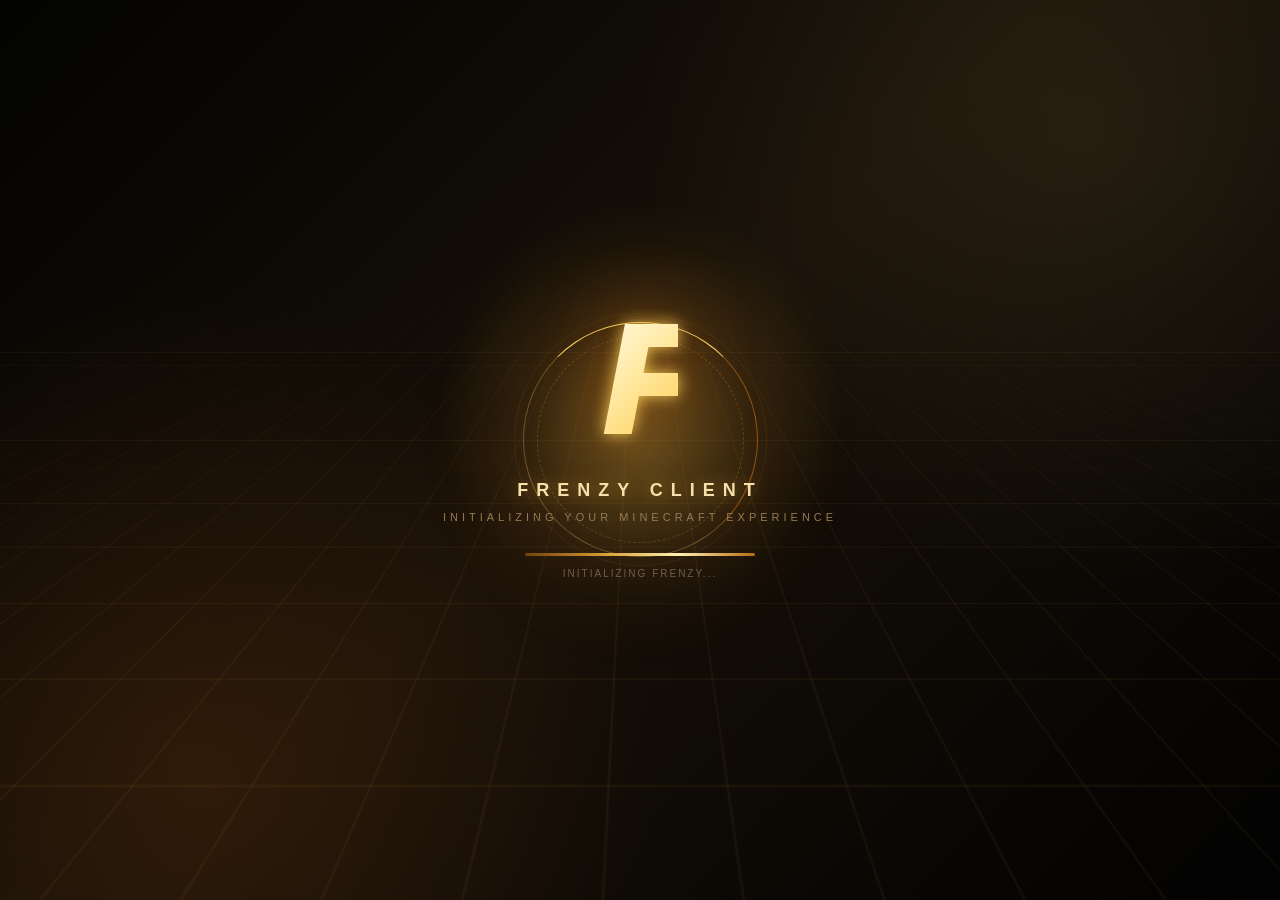
<file: index.html>
<!DOCTYPE html>
<html lang="en">
<head>
<link rel="icon" type="image/x-icon" href="/frenzyicon.ico">
<meta charset="UTF-8">
<meta name="viewport" content="width=device-width, initial-scale=1.0">
<title>Frenzy Client — Loading</title>
<style>
:root{--gold:#ffd36a;--gold2:#d7962f;--gold3:#9a5b16;--cream:#fff3c4;--brown:#3a210b;--brown2:#171008;--black:#030303}
*{box-sizing:border-box;margin:0;padding:0}
html,body{width:100%;min-height:100%;overflow:hidden}
body{background:#030302;color:#fff;font-family:Arial,Helvetica,sans-serif}
#loader{position:fixed;inset:0;z-index:99999;display:flex;align-items:center;justify-content:center;overflow:hidden;background:radial-gradient(circle at 50% 45%,rgba(255,190,65,.18),transparent 25%),radial-gradient(circle at 15% 85%,rgba(135,70,15,.22),transparent 35%),radial-gradient(circle at 85% 15%,rgba(255,215,120,.08),transparent 34%),linear-gradient(135deg,#030302,#171008 48%,#020202)}
.loader-grid{position:absolute;inset:-50%;background-image:linear-gradient(rgba(255,190,70,.055) 1px,transparent 1px),linear-gradient(90deg,rgba(255,190,70,.055) 1px,transparent 1px);background-size:55px 55px;transform:perspective(500px) rotateX(60deg);animation:gridMove 8s linear infinite;mask-image:linear-gradient(to bottom,transparent,#000 35%,#000 70%,transparent)}
@keyframes gridMove{from{transform:perspective(500px) rotateX(60deg) translateY(0)}to{transform:perspective(500px) rotateX(60deg) translateY(55px)}}
.loader-glow{position:absolute;width:430px;height:430px;border-radius:50%;background:radial-gradient(circle,rgba(255,194,70,.22),rgba(170,90,15,.08) 40%,transparent 70%);filter:blur(8px);animation:loaderPulse 2.2s ease-in-out infinite}
@keyframes loaderPulse{0%,100%{transform:scale(.85);opacity:.65}50%{transform:scale(1.12);opacity:1}}
.loader-content{position:relative;z-index:3;text-align:center;display:flex;flex-direction:column;align-items:center}
.loader-f{position:relative;font-size:150px;line-height:.8;font-weight:1000;font-style:italic;letter-spacing:-15px;background:linear-gradient(135deg,#fff9df 0%,#ffe8a0 18%,#ffd05a 38%,#b86b12 62%,#6f3908 82%,#ffe59a 100%);background-size:250% 250%;-webkit-background-clip:text;background-clip:text;color:transparent;filter:drop-shadow(0 0 8px rgba(255,210,90,.9)) drop-shadow(0 0 35px rgba(180,95,15,.65));animation:logoReveal 1.4s cubic-bezier(.16,1,.3,1) forwards,goldShift 3s linear infinite 1.4s}
@keyframes logoReveal{0%{opacity:0;transform:scale(.45) rotateX(70deg);filter:blur(18px) drop-shadow(0 0 0 transparent)}60%{opacity:1;transform:scale(1.08) rotateX(0)}100%{opacity:1;transform:scale(1)}}
@keyframes goldShift{0%{background-position:0% 50%}100%{background-position:250% 50%}}
.loader-ring{position:absolute;width:235px;height:235px;border:1px solid rgba(255,205,100,.3);border-top-color:#ffd86a;border-right-color:rgba(190,105,20,.7);border-radius:50%;animation:spin 2.5s linear infinite}
.loader-ring::before,.loader-ring::after{content:"";position:absolute;border-radius:50%}.loader-ring::before{inset:13px;border:1px dashed rgba(255,210,100,.2);animation:spinReverse 4s linear infinite}.loader-ring::after{inset:-10px;border:1px solid rgba(255,180,45,.08)}
@keyframes spin{to{transform:rotate(360deg)}}@keyframes spinReverse{to{transform:rotate(-360deg)}}
.loader-brand{margin-top:38px;font-size:18px;font-weight:900;letter-spacing:8px;color:#f7dfaa;text-shadow:0 0 18px rgba(255,190,70,.55);animation:fadeUp 1s ease .7s both}.loader-tagline{margin-top:10px;color:#967b52;font-size:11px;letter-spacing:4px;text-transform:uppercase;animation:fadeUp 1s ease .9s both}
.loader-progress{width:230px;height:3px;margin-top:30px;overflow:hidden;background:rgba(255,255,255,.08);border-radius:10px;animation:fadeUp 1s ease 1s both}.loader-progress span{display:block;width:0;height:100%;background:linear-gradient(90deg,#71400c,#d59a32,#fff0b0,#b86a13);box-shadow:0 0 15px #d69a35;animation:loadingBar 4s cubic-bezier(.65,0,.35,1) forwards}
@keyframes loadingBar{0%{width:0}100%{width:100%}}
.loader-status{margin-top:12px;color:#6e604d;font-size:10px;letter-spacing:2px;text-transform:uppercase;animation:statusPulse 1.2s ease-in-out infinite alternate}.loader-particles{position:absolute;inset:0;pointer-events:none}.loader-particle{position:absolute;width:2px;height:2px;border-radius:50%;background:#ffd36b;box-shadow:0 0 8px rgba(255,190,70,.9);animation:particleFloat linear infinite}@keyframes particleFloat{0%{transform:translateY(30px) scale(.5);opacity:0}15%{opacity:1}85%{opacity:.7}100%{transform:translateY(-110vh) scale(1.4);opacity:0}}
@keyframes statusPulse{from{opacity:.45}to{opacity:1}}@keyframes fadeUp{from{opacity:0;transform:translateY(15px)}to{opacity:1;transform:translateY(0)}}
@media(max-width:420px){.loader-f{font-size:115px}.loader-ring{width:190px;height:190px}.loader-brand{font-size:15px;letter-spacing:5px}.loader-tagline{font-size:9px;letter-spacing:3px}.loader-progress{width:210px}}
</style>
</head>
<body>
<div id="loader">
  <div class="loader-grid"></div>
  <div class="loader-glow"></div>
  <div class="loader-particles">
    <span class="loader-particle" style="left:5%;bottom:-10%;animation-duration:6s;animation-delay:.2s"></span>
    <span class="loader-particle" style="left:12%;bottom:-10%;animation-duration:8s;animation-delay:1s"></span>
    <span class="loader-particle" style="left:20%;bottom:-10%;animation-duration:7s;animation-delay:2s"></span>
    <span class="loader-particle" style="left:28%;bottom:-10%;animation-duration:9s;animation-delay:.5s"></span>
    <span class="loader-particle" style="left:37%;bottom:-10%;animation-duration:6.5s;animation-delay:1.5s"></span>
    <span class="loader-particle" style="left:47%;bottom:-10%;animation-duration:8.5s;animation-delay:.8s"></span>
    <span class="loader-particle" style="left:57%;bottom:-10%;animation-duration:7.5s;animation-delay:2.2s"></span>
    <span class="loader-particle" style="left:66%;bottom:-10%;animation-duration:9s;animation-delay:.4s"></span>
    <span class="loader-particle" style="left:74%;bottom:-10%;animation-duration:6s;animation-delay:1.8s"></span>
    <span class="loader-particle" style="left:83%;bottom:-10%;animation-duration:8s;animation-delay:.7s"></span>
    <span class="loader-particle" style="left:92%;bottom:-10%;animation-duration:7s;animation-delay:1.3s"></span>
  </div>
  <div class="loader-content">
    <div class="loader-ring"></div>
    <div class="loader-f">F</div>
    <div class="loader-brand">FRENZY CLIENT</div>
    <div class="loader-tagline">Initializing Your Minecraft Experience</div>
    <div class="loader-progress"><span></span></div>
    <div class="loader-status">Loading system...</div>
  </div>
</div>
<script>
const statusMessages=["Loading system...","Initializing Frenzy...","Preparing Minecraft experience...","Optimizing client...","Almost ready..."];
let i=0;
const status=document.querySelector('.loader-status');
const timer=setInterval(()=>{ i++; if(i<statusMessages.length) status.textContent=statusMessages[i]; },800);
setTimeout(()=>{ clearInterval(timer); status.textContent='System ready.'; },4000);
setTimeout(()=>{ window.location.replace('home.html'); },4200);
</script>
</body>
</html>
</file>
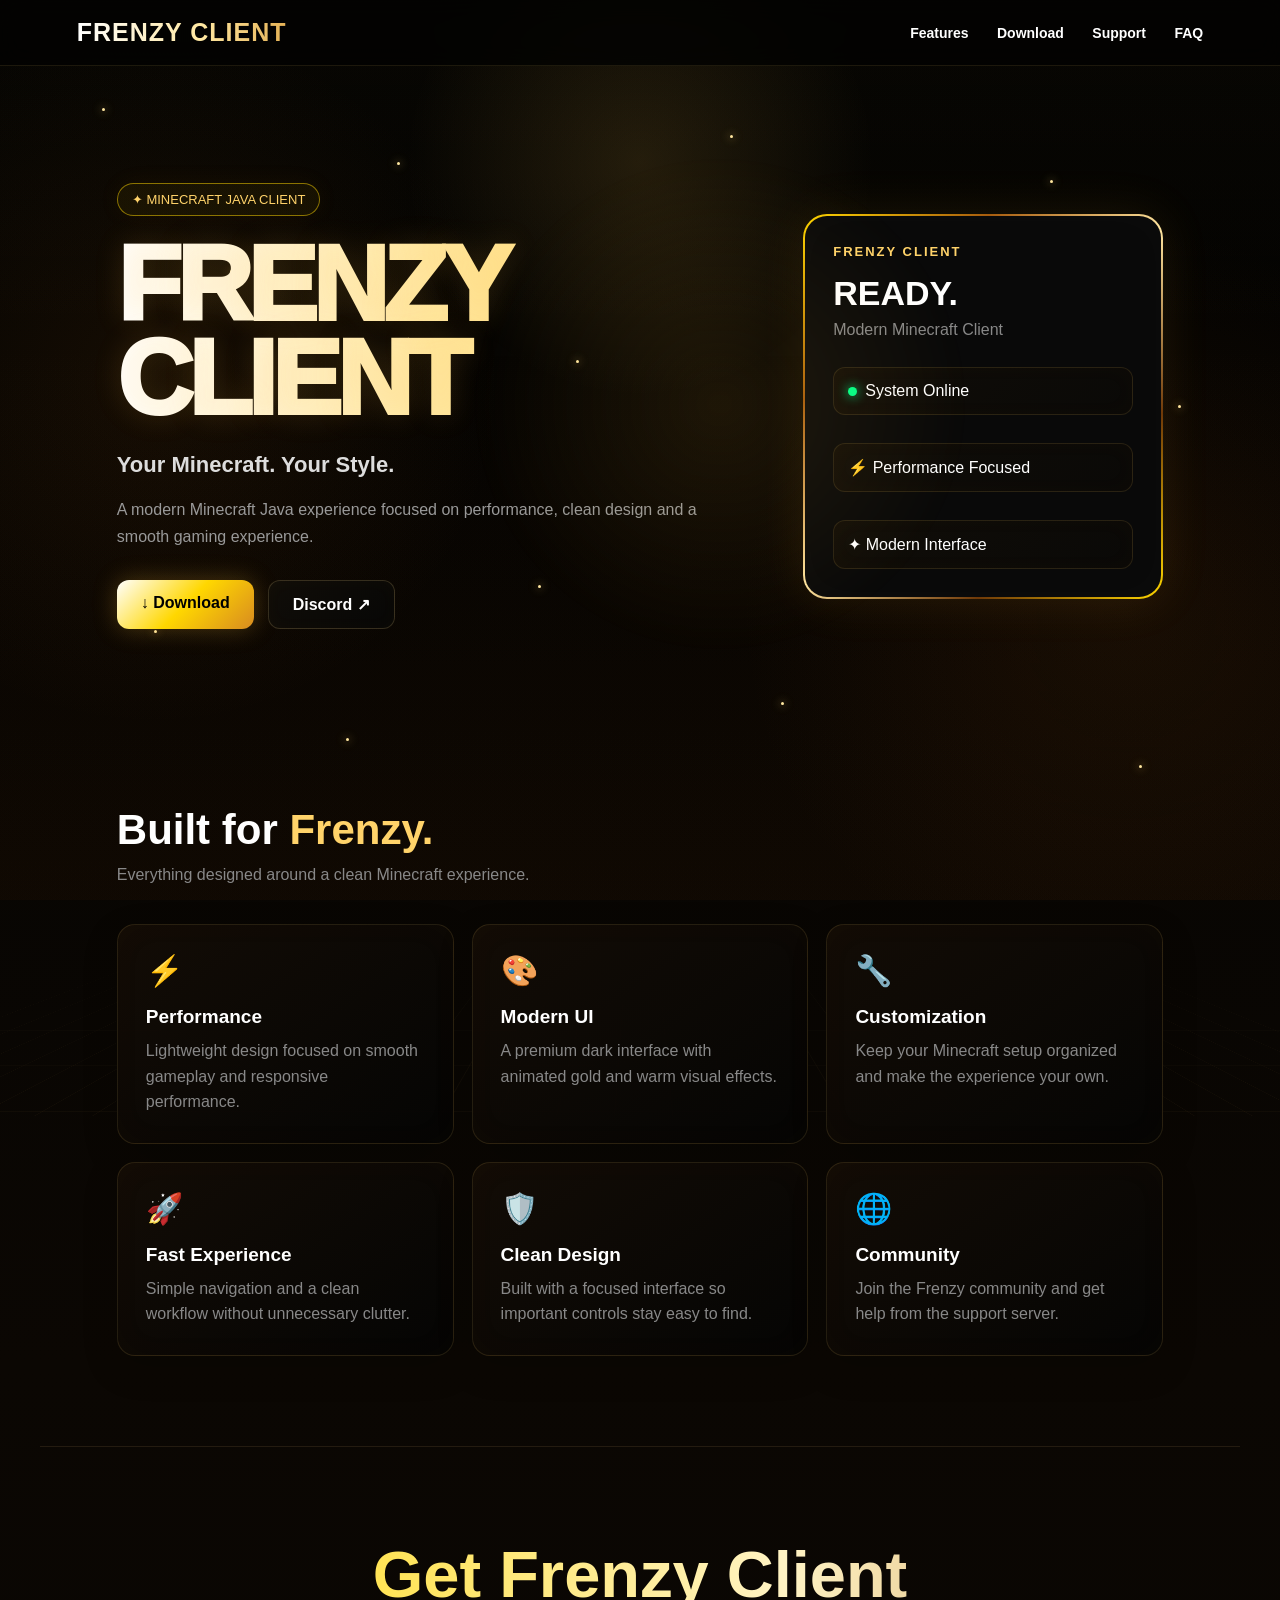
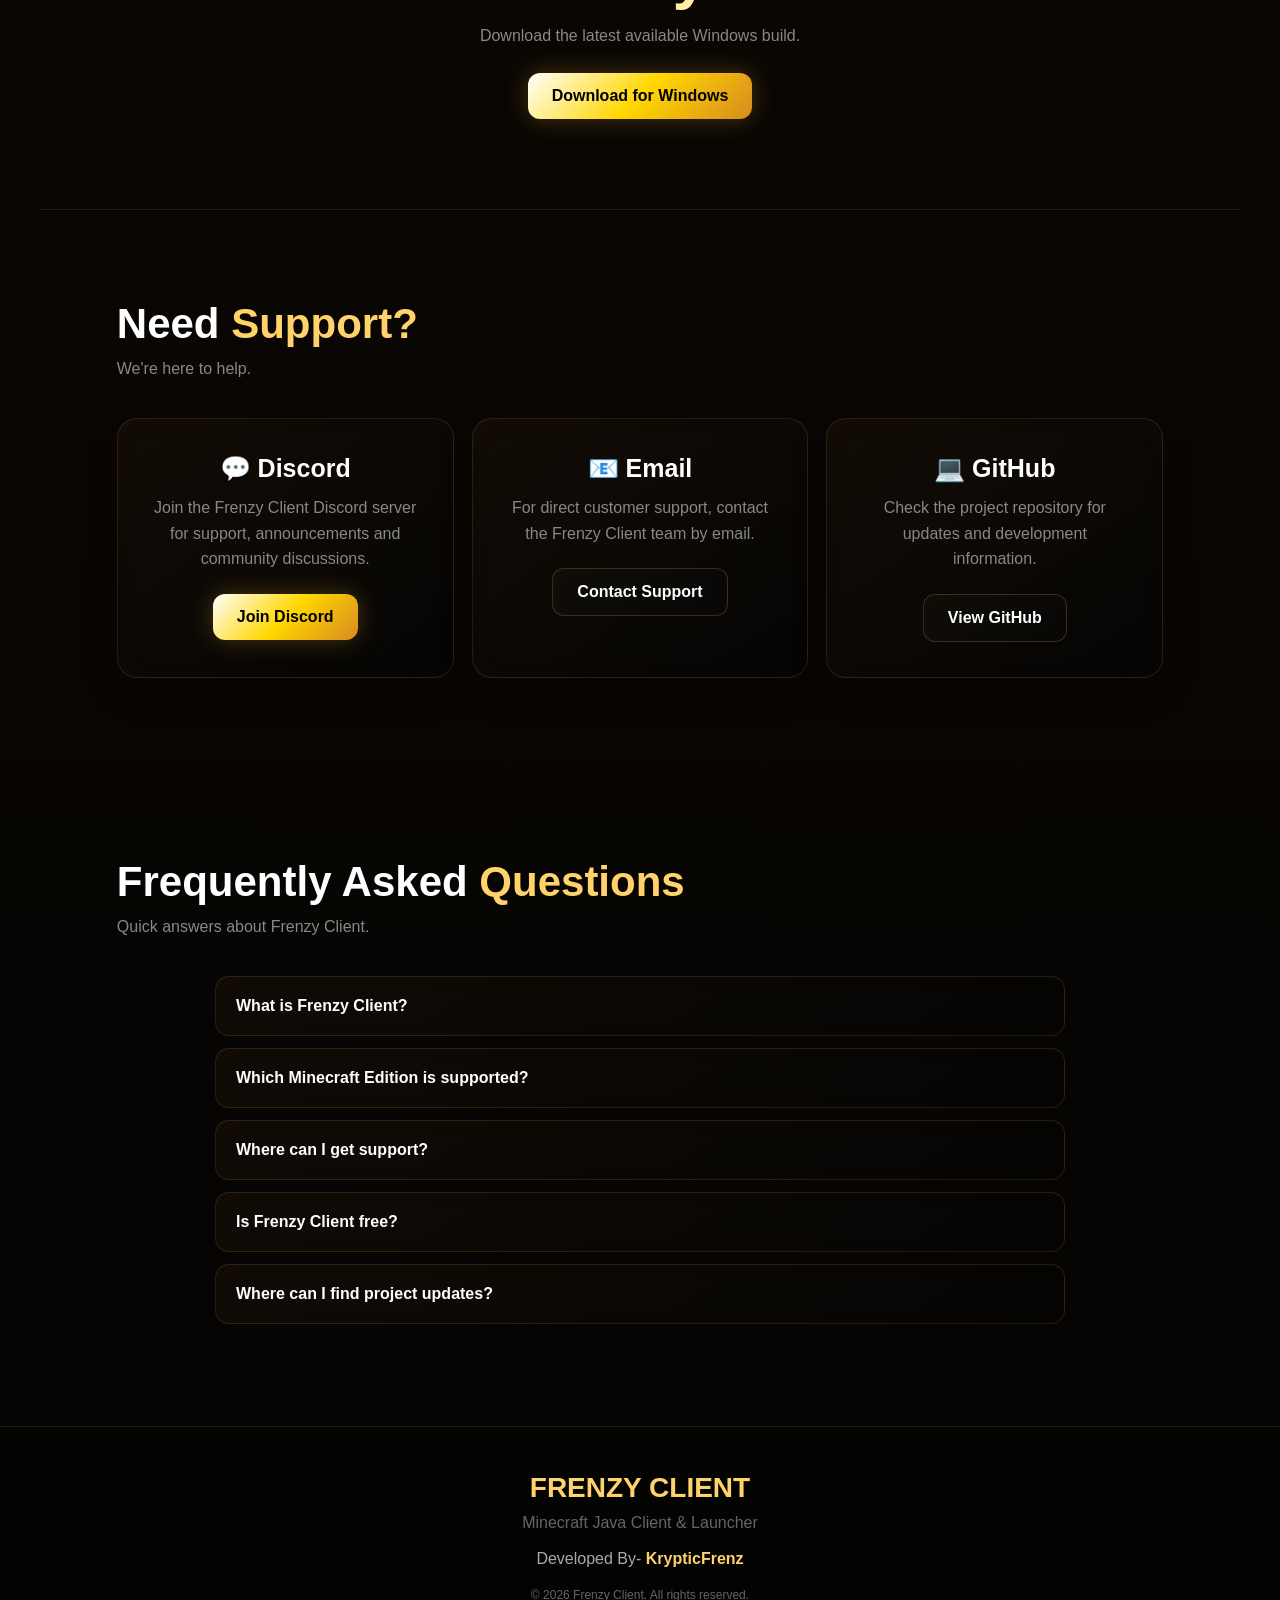
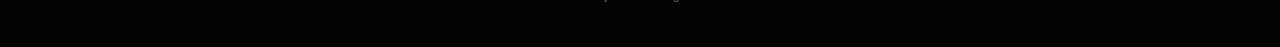
<file: home-download-updated.html>
<!DOCTYPE html>
<html lang="en">
<head>
<link rel="icon" type="image/x-icon" href="/frenzyicon.ico">
<meta charset="UTF-8">
<meta name="viewport" content="width=device-width, initial-scale=1.0">
<title>Frenzy Client</title>
<style>
:root{
  --gold:#ffd36a;
  --gold2:#d7962f;
  --gold3:#9a5b16;
  --cream:#fff3c4;
  --brown:#3a210b;
  --brown2:#171008;
  --black:#030303;
}

*{box-sizing:border-box;margin:0;padding:0}
html{scroll-behavior:smooth}
body{min-height:100vh;background:linear-gradient(180deg,#030302 0%,#0b0703 42%,#050403 100%);color:#fff;font-family:Arial,Helvetica,sans-serif;overflow-x:hidden}

/* ================= MAIN BACKGROUND ================= */
body::before{content:"";position:fixed;inset:0;pointer-events:none;background:
  radial-gradient(circle at 50% 18%,rgba(255,198,80,.12),transparent 24%),
  radial-gradient(circle at 12% 42%,rgba(161,91,19,.11),transparent 28%),
  radial-gradient(circle at 88% 68%,rgba(116,58,12,.14),transparent 30%),
  linear-gradient(180deg,rgba(255,197,78,.025),transparent 38%,rgba(110,55,10,.08));z-index:0}
body::after{content:"";position:fixed;left:-20%;right:-20%;bottom:-24%;height:72%;pointer-events:none;z-index:0;opacity:.55;background-image:linear-gradient(rgba(255,191,67,.075) 1px,transparent 1px),linear-gradient(90deg,rgba(255,191,67,.075) 1px,transparent 1px);background-size:58px 58px;transform:perspective(650px) rotateX(62deg) translateY(0);transform-origin:center bottom;mask-image:linear-gradient(to top,rgba(0,0,0,.95),rgba(0,0,0,.65),transparent 92%);animation:mainGrid 12s linear infinite}
@keyframes mainGrid{from{background-position:0 0,0 0;transform:perspective(650px) rotateX(62deg) translateY(0)}to{background-position:0 58px,58px 0;transform:perspective(650px) rotateX(62deg) translateY(22px)}}
.sparkles{position:fixed;inset:0;pointer-events:none;z-index:1;overflow:hidden}
.sparkle{position:absolute;width:3px;height:3px;background:#ffe7a0;border-radius:50%;box-shadow:0 0 8px #ffd36b,0 0 18px rgba(255,184,55,.35);animation:twinkle 2s infinite alternate,drift 7s ease-in-out infinite}
@keyframes twinkle{from{opacity:.15;transform:scale(.6)}to{opacity:1;transform:scale(1.4)}}
@keyframes drift{0%,100%{margin-top:0}50%{margin-top:-12px}}
.page{position:relative;z-index:2}

/* ================= NAVBAR ================= */
nav{position:sticky;top:0;z-index:50;width:100%;padding:18px 6%;background:rgba(3,3,2,.84);border-bottom:1px solid rgba(255,210,110,.10);backdrop-filter:blur(12px)}
.nav-inner{max-width:1200px;margin:auto;display:flex;justify-content:space-between;align-items:center}
.logo{font-size:25px;font-weight:900;letter-spacing:1px;background:linear-gradient(90deg,#fff,#ffe7a0,#d7962f,#fff1b8,#8f4e0b,#ffd86a);background-size:300% 100%;-webkit-background-clip:text;background-clip:text;color:transparent;animation:goldText 5s linear infinite}
@keyframes goldText{0%{background-position:0%}100%{background-position:300%}}
nav a{color:#fff;text-decoration:none;margin-left:24px;font-size:14px;font-weight:bold;transition:.25s}
nav a:hover{color:var(--gold);text-shadow:0 0 12px var(--gold)}

/* ================= HERO ================= */
.hero{min-height:650px;max-width:1200px;margin:auto;padding:110px 6% 80px;display:flex;align-items:center;justify-content:space-between;gap:50px;position:relative}
.hero::before{content:"";position:absolute;width:520px;height:520px;left:35%;top:12%;background:radial-gradient(circle,rgba(255,190,65,.10),transparent 68%);filter:blur(4px);pointer-events:none;animation:heroGlow 5s ease-in-out infinite}
@keyframes heroGlow{0%,100%{transform:scale(.9);opacity:.55}50%{transform:scale(1.08);opacity:1}}
.hero-text{max-width:700px}
.badge{display:inline-block;padding:8px 14px;border:1px solid rgba(255,215,0,.5);border-radius:30px;color:var(--gold);font-size:13px;margin-bottom:22px;background:rgba(255,215,0,.05);box-shadow:0 0 25px rgba(210,140,35,.06)}
.hero h1{font-size:clamp(55px,9vw,105px);line-height:.9;font-weight:1000;letter-spacing:-5px;background:linear-gradient(90deg,#fff,#ffe8a2,#ffd05a,#b86b12,#fff0b2,#8a4b0a,#ffd36a);background-size:300% 100%;-webkit-background-clip:text;background-clip:text;color:transparent;animation:goldText 6s linear infinite;text-shadow:0 0 30px rgba(255,190,70,.15)}
.hero h2{margin-top:25px;font-size:22px;color:#ddd}
.hero p{margin-top:18px;max-width:620px;color:#999;line-height:1.7;font-size:16px}
.buttons{display:flex;gap:14px;flex-wrap:wrap;margin-top:30px}
.btn{display:inline-block;padding:14px 24px;border-radius:12px;text-decoration:none;font-weight:800;transition:.25s}
.btn-main{color:#000;background:linear-gradient(135deg,#fff,#ffd700,#d88b20);box-shadow:0 0 25px rgba(255,190,55,.25)}
.btn-main:hover{transform:translateY(-3px) scale(1.03);box-shadow:0 0 35px rgba(255,190,55,.5)}
.btn-dark{color:#fff;border:1px solid rgba(255,214,135,.18);background:linear-gradient(135deg,#100d08,#070706);box-shadow:inset 0 0 18px rgba(255,190,55,.025)}
.btn-dark:hover{border-color:var(--gold);color:var(--gold)}
.hero-card{width:360px;min-width:280px;padding:28px;border-radius:24px;background:linear-gradient(#090909,#090909) padding-box,linear-gradient(135deg,#ffd700,#a75c0e,#ffe5a0,#6f3908,#ffd700) border-box;border:2px solid transparent;box-shadow:0 0 50px rgba(255,190,55,.10),inset 0 0 40px rgba(255,255,255,.02);animation:float 4s ease-in-out infinite}
@keyframes float{0%,100%{transform:translateY(0)}50%{transform:translateY(-12px)}}
.card-title{color:var(--gold);font-size:13px;font-weight:bold;letter-spacing:2px}
.card-name{margin-top:15px;font-size:34px;font-weight:900}
.card-version{margin-top:8px;color:#888}
.status{margin-top:28px;padding:14px;background:linear-gradient(135deg,#100d08,#0a0907);border-radius:12px;border:1px solid rgba(255,202,100,.12);box-shadow:inset 0 0 22px rgba(210,140,35,.025)}
.status-dot{display:inline-block;width:9px;height:9px;border-radius:50%;background:#00ff88;box-shadow:0 0 12px #00ff88;margin-right:8px}

/* ================= SECTIONS ================= */
section{position:relative;max-width:1200px;margin:auto;padding:90px 6%}
.section-title{font-size:42px;font-weight:900;margin-bottom:12px}
.section-title span{color:var(--gold)}
.section-sub{color:#888;margin-bottom:40px}
.grid{display:grid;grid-template-columns:repeat(3,1fr);gap:18px}
.feature{padding:28px;min-height:180px;background:linear-gradient(145deg,rgba(20,13,6,.92),rgba(5,5,4,.94));border:1px solid rgba(255,202,100,.12);border-radius:18px;transition:.35s;box-shadow:inset 0 0 35px rgba(180,100,20,.025),0 12px 35px rgba(0,0,0,.18);position:relative;overflow:hidden}
.feature::before{content:"";position:absolute;inset:0;background:linear-gradient(120deg,transparent 35%,rgba(255,213,126,.07) 50%,transparent 65%);transform:translateX(-120%);transition:transform .7s ease;pointer-events:none}
.feature:hover::before{transform:translateX(120%)}
.feature:hover{transform:translateY(-7px);border-color:var(--gold);box-shadow:0 15px 40px rgba(255,190,55,.08)}
.icon{font-size:30px;margin-bottom:18px}
.feature h3{margin-bottom:10px;font-size:19px}
.feature p{color:#888;line-height:1.6}

/* ================= DOWNLOAD ================= */
.download{text-align:center;padding:90px 20px;border-top:1px solid #241b10;border-bottom:1px solid #241b10}
.download h2{font-size:clamp(38px,6vw,65px);font-weight:900;background:linear-gradient(90deg,#ffd700,#fff3c4,#a95e10,#fff,#ffd36a);background-size:250%;-webkit-background-clip:text;background-clip:text;color:transparent;animation:goldText 5s linear infinite}
.download p{color:#888;margin:15px auto 28px}

/* ================= SUPPORT ================= */
.support-card{text-align:center;padding:35px;border:1px solid rgba(255,202,100,.12);background:linear-gradient(145deg,rgba(20,13,6,.92),rgba(5,5,4,.94));border-radius:20px;box-shadow:0 12px 35px rgba(0,0,0,.18),inset 0 0 30px rgba(190,105,20,.025);transition:.35s}
.support-card:hover{transform:translateY(-6px);border-color:rgba(255,211,106,.45);box-shadow:0 18px 45px rgba(115,60,10,.16),0 0 25px rgba(255,190,55,.06)}
.support-card h3{font-size:25px;margin-bottom:12px}
.support-card p{color:#888;line-height:1.6;margin-bottom:22px}

/* ================= FAQ ================= */
.faq{max-width:850px;margin:auto}
details{background:linear-gradient(145deg,rgba(18,12,6,.92),rgba(5,5,4,.94));border:1px solid rgba(255,202,100,.12);border-radius:14px;margin-bottom:12px;overflow:hidden;transition:.3s;box-shadow:inset 0 0 24px rgba(180,100,20,.02)}
details:hover{border-color:#72501f}
summary{cursor:pointer;padding:20px;font-weight:bold;list-style:none}
summary::-webkit-details-marker{display:none}
details p{padding:0 20px 20px;color:#888;line-height:1.6}

/* ================= FOOTER ================= */
footer{position:relative;z-index:3;padding:45px 20px;text-align:center;border-top:1px solid #241b10;background:#030302}
.footer-logo{font-size:28px;font-weight:900;color:var(--gold)}
footer p{color:#666;margin-top:10px}
.developer{margin-top:18px;color:#aaa}
.developer strong{color:var(--gold)}

/* ================= CLICK RIPPLE ================= */
.ripple{position:fixed;width:20px;height:20px;border:2px solid var(--gold);border-radius:50%;pointer-events:none;z-index:9999;transform:translate(-50%,-50%);animation:ripple .6s ease-out forwards}
@keyframes ripple{from{width:20px;height:20px;opacity:1}to{width:100px;height:100px;opacity:0}}

/* ================= MOBILE ================= */
@media(max-width:850px){
  nav{padding:16px 20px}
  nav a{display:none}
  .hero{padding:80px 22px 60px;min-height:auto;flex-direction:column;align-items:flex-start}
  .hero h1{font-size:62px;letter-spacing:-3px}
  .hero-card{width:100%}
  section{padding:70px 22px}
  .grid{grid-template-columns:1fr}
  .section-title{font-size:36px}
}
@media(max-width:420px){
  .hero h1{font-size:52px}
  .hero h2{font-size:19px}
  .btn{width:100%;text-align:center}
  .loader-f{font-size:115px}
  .loader-ring{width:190px;height:190px}
  .loader-brand{font-size:15px;letter-spacing:5px}
}
</style>
</head>
<body>
<div class="sparkles">
  <span class="sparkle" style="left:8%;top:12%"></span>
  <span class="sparkle" style="left:18%;top:30%;animation-delay:.4s"></span>
  <span class="sparkle" style="left:31%;top:18%;animation-delay:1s"></span>
  <span class="sparkle" style="left:45%;top:40%;animation-delay:.7s"></span>
  <span class="sparkle" style="left:57%;top:15%;animation-delay:1.3s"></span>
  <span class="sparkle" style="left:69%;top:33%;animation-delay:.3s"></span>
  <span class="sparkle" style="left:82%;top:20%;animation-delay:1.2s"></span>
  <span class="sparkle" style="left:92%;top:45%;animation-delay:.6s"></span>
  <span class="sparkle" style="left:12%;top:70%;animation-delay:1.5s"></span>
  <span class="sparkle" style="left:27%;top:82%;animation-delay:.2s"></span>
  <span class="sparkle" style="left:42%;top:65%;animation-delay:1.1s"></span>
  <span class="sparkle" style="left:61%;top:78%;animation-delay:.8s"></span>
  <span class="sparkle" style="left:76%;top:62%;animation-delay:1.6s"></span>
  <span class="sparkle" style="left:89%;top:85%;animation-delay:.5s"></span>
</div>

<div class="page">

<nav>
  <div class="nav-inner">
    <div class="logo">FRENZY CLIENT</div>
    <div>
      <a href="#features">Features</a>
      <a href="#download">Download</a>
      <a href="#support">Support</a>
      <a href="#faq">FAQ</a>
    </div>
  </div>
</nav>

<main class="hero">
  <div class="hero-text">
    <div class="badge">✦ MINECRAFT JAVA CLIENT</div>
    <h1>FRENZY<br>CLIENT</h1>
    <h2>Your Minecraft. Your Style.</h2>
    <p>A modern Minecraft Java experience focused on performance, clean design and a smooth gaming experience.</p>
    <div class="buttons">
      <a class="btn btn-main" href="https://drive.google.com/uc?export=download&id=1eKAnWv0gVXlDoc6Iy009Gs7GWHy9Faif">↓ Download</a>
      <a class="btn btn-dark" href="https://discord.gg/SvzQt36jrU" target="_blank">Discord ↗</a>
    </div>
  </div>

  <div class="hero-card">
    <div class="card-title">FRENZY CLIENT</div>
    <div class="card-name">READY.</div>
    <div class="card-version">Modern Minecraft Client</div>
    <div class="status"><span class="status-dot"></span>System Online</div>
    <div class="status">⚡ Performance Focused</div>
    <div class="status">✦ Modern Interface</div>
  </div>
</main>

<section id="features">
  <h2 class="section-title">Built for <span>Frenzy.</span></h2>
  <p class="section-sub">Everything designed around a clean Minecraft experience.</p>

  <div class="grid">
    <div class="feature"><div class="icon">⚡</div><h3>Performance</h3><p>Lightweight design focused on smooth gameplay and responsive performance.</p></div>
    <div class="feature"><div class="icon">🎨</div><h3>Modern UI</h3><p>A premium dark interface with animated gold and warm visual effects.</p></div>
    <div class="feature"><div class="icon">🔧</div><h3>Customization</h3><p>Keep your Minecraft setup organized and make the experience your own.</p></div>
    <div class="feature"><div class="icon">🚀</div><h3>Fast Experience</h3><p>Simple navigation and a clean workflow without unnecessary clutter.</p></div>
    <div class="feature"><div class="icon">🛡️</div><h3>Clean Design</h3><p>Built with a focused interface so important controls stay easy to find.</p></div>
    <div class="feature"><div class="icon">🌐</div><h3>Community</h3><p>Join the Frenzy community and get help from the support server.</p></div>
  </div>
</section>

<section id="download" class="download">
  <h2>Get Frenzy Client</h2>
  <p>Download the latest available Windows build.</p>
  <a class="btn btn-main" href="https://drive.google.com/uc?export=download&id=1eKAnWv0gVXlDoc6Iy009Gs7GWHy9Faif">Download for Windows</a>
</section>

<section id="support">
  <h2 class="section-title">Need <span>Support?</span></h2>
  <p class="section-sub">We're here to help.</p>

  <div class="grid">
    <div class="support-card">
      <h3>💬 Discord</h3>
      <p>Join the Frenzy Client Discord server for support, announcements and community discussions.</p>
      <a class="btn btn-main" href="https://discord.gg/SvzQt36jrU" target="_blank">Join Discord</a>
    </div>

    <div class="support-card">
      <h3>📧 Email</h3>
      <p>For direct customer support, contact the Frenzy Client team by email.</p>
      <a class="btn btn-dark" href="mailto:airoxofficial456@gmail.com">Contact Support</a>
    </div>

    <div class="support-card">
      <h3>💻 GitHub</h3>
      <p>Check the project repository for updates and development information.</p>
      <a class="btn btn-dark" href="https://github.com/DeveloperFrenz/frenzyclient" target="_blank">View GitHub</a>
    </div>
  </div>
</section>

<section id="faq">
  <h2 class="section-title">Frequently Asked <span>Questions</span></h2>
  <p class="section-sub">Quick answers about Frenzy Client.</p>

  <div class="faq">
    <details><summary>What is Frenzy Client?</summary><p>Frenzy Client is a modern Minecraft Java client and launcher project focused on a clean interface and gaming experience.</p></details>
    <details><summary>Which Minecraft Edition is supported?</summary><p>Frenzy Client is designed for Minecraft Java Edition.</p></details>
    <details><summary>Where can I get support?</summary><p>You can join the official Discord server or contact the support email listed above.</p></details>
    <details><summary>Is Frenzy Client free?</summary><p>Availability and distribution of individual builds may vary. Check the official download section for the current release.</p></details>
    <details><summary>Where can I find project updates?</summary><p>Project development information can be found on the official GitHub repository and Discord community.</p></details>
  </div>
</section>

<footer>
  <div class="footer-logo">FRENZY CLIENT</div>
  <p>Minecraft Java Client &amp; Launcher</p>
  <div class="developer">Developed By- <strong>KrypticFrenz</strong></div>
  <p style="margin-top:20px;font-size:12px">© 2026 Frenzy Client. All rights reserved.</p>
</footer>

</div>
<script>
/* ================= CLICK RIPPLE ================= */
document.addEventListener("click",function(e){
  const ripple=document.createElement("div");
  ripple.className="ripple";
  ripple.style.left=e.clientX+"px";
  ripple.style.top=e.clientY+"px";
  document.body.appendChild(ripple);
  setTimeout(function(){ripple.remove();},600);
});

/* ================= SMOOTH NAVIGATION ================= */
document.querySelectorAll('a[href^="#"]').forEach(function(link){
  link.addEventListener("click",function(e){
    const targetId=this.getAttribute("href");
    if(targetId==="#") return;
    const target=document.querySelector(targetId);
    if(target){
      e.preventDefault();
      target.scrollIntoView({behavior:"smooth",block:"start"});
    }
  });
});

/* ================= LOADER PARALLAX ================= */
document.addEventListener("mousemove",function(e){
  const loader=document.getElementById("loader");
  if(!loader || loader.classList.contains("hide")) return;
  const x=(e.clientX/window.innerWidth-.5)*12;
  const y=(e.clientY/window.innerHeight-.5)*12;
  const glow=document.querySelector(".loader-glow");
  if(glow) glow.style.transform="translate("+x+"px,"+y+"px)";
});

/* ================= BUTTON PRESS ================= */
document.querySelectorAll(".btn").forEach(function(button){
  button.addEventListener("mousedown",function(){this.style.transform="scale(.96)"});
  button.addEventListener("mouseup",function(){this.style.transform=""});
  button.addEventListener("mouseleave",function(){this.style.transform=""});
});
</script>
</body>
</html>
</file>
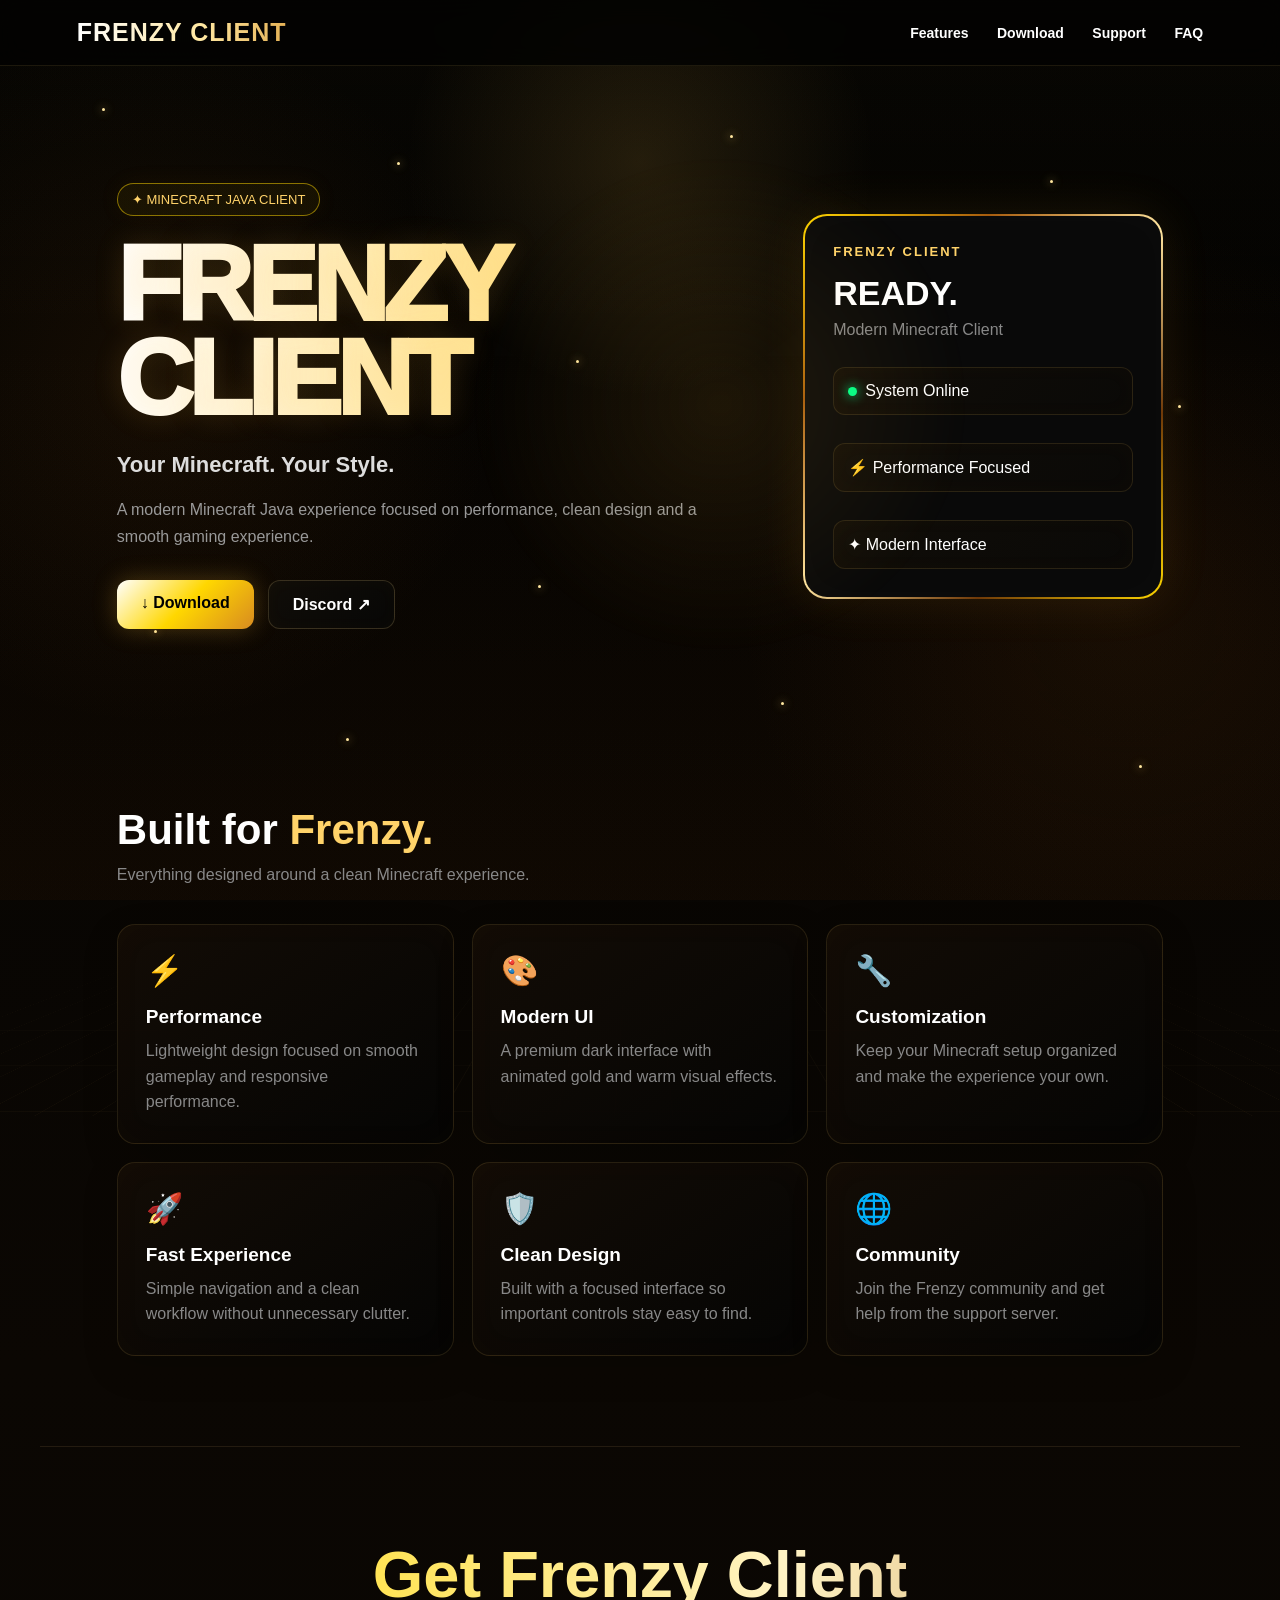
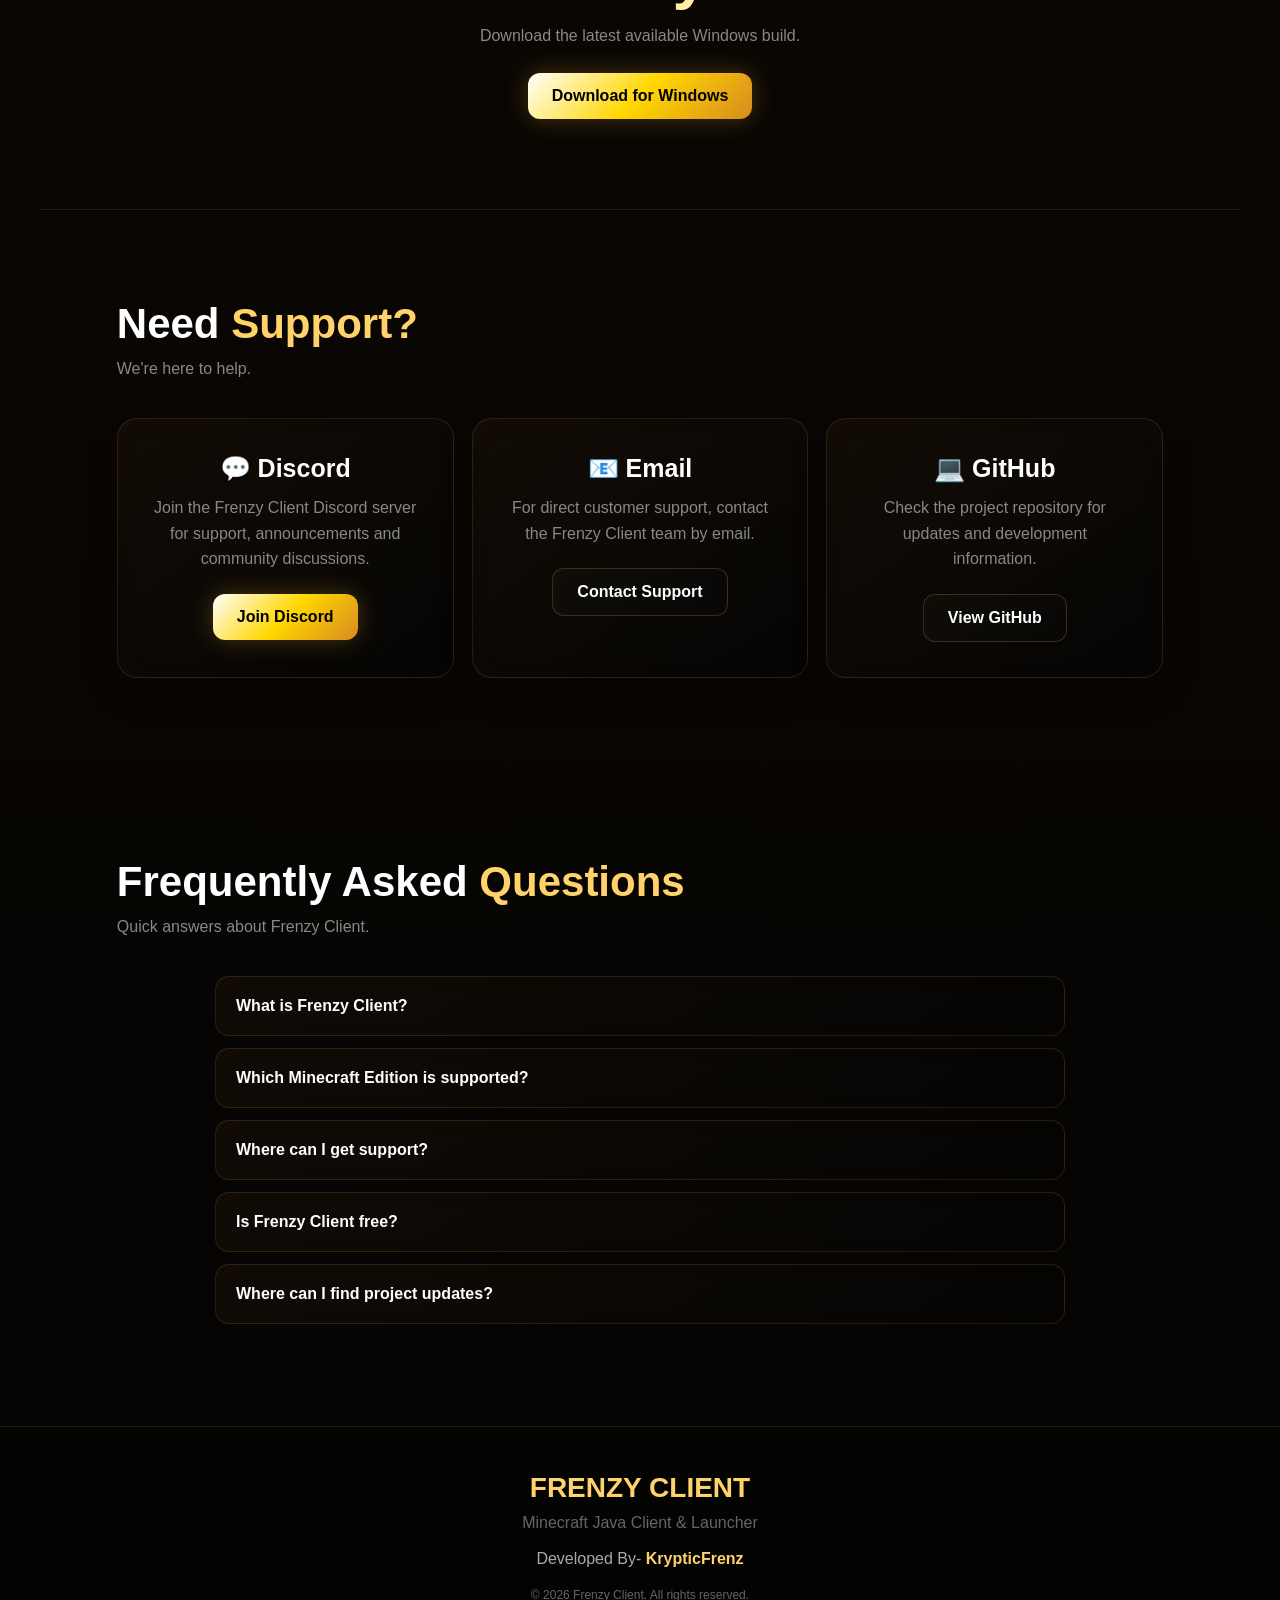
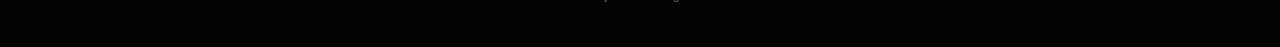
<file: home.html>
<!DOCTYPE html>
<html lang="en">
<head>
<link rel="icon" type="image/x-icon" href="/frenzyicon.ico">
<meta charset="UTF-8">
<meta name="viewport" content="width=device-width, initial-scale=1.0">
<title>Frenzy Client</title>
<style>
:root{
  --gold:#ffd36a;
  --gold2:#d7962f;
  --gold3:#9a5b16;
  --cream:#fff3c4;
  --brown:#3a210b;
  --brown2:#171008;
  --black:#030303;
}

*{box-sizing:border-box;margin:0;padding:0}
html{scroll-behavior:smooth}
body{min-height:100vh;background:linear-gradient(180deg,#030302 0%,#0b0703 42%,#050403 100%);color:#fff;font-family:Arial,Helvetica,sans-serif;overflow-x:hidden}

/* ================= MAIN BACKGROUND ================= */
body::before{content:"";position:fixed;inset:0;pointer-events:none;background:
  radial-gradient(circle at 50% 18%,rgba(255,198,80,.12),transparent 24%),
  radial-gradient(circle at 12% 42%,rgba(161,91,19,.11),transparent 28%),
  radial-gradient(circle at 88% 68%,rgba(116,58,12,.14),transparent 30%),
  linear-gradient(180deg,rgba(255,197,78,.025),transparent 38%,rgba(110,55,10,.08));z-index:0}
body::after{content:"";position:fixed;left:-20%;right:-20%;bottom:-24%;height:72%;pointer-events:none;z-index:0;opacity:.55;background-image:linear-gradient(rgba(255,191,67,.075) 1px,transparent 1px),linear-gradient(90deg,rgba(255,191,67,.075) 1px,transparent 1px);background-size:58px 58px;transform:perspective(650px) rotateX(62deg) translateY(0);transform-origin:center bottom;mask-image:linear-gradient(to top,rgba(0,0,0,.95),rgba(0,0,0,.65),transparent 92%);animation:mainGrid 12s linear infinite}
@keyframes mainGrid{from{background-position:0 0,0 0;transform:perspective(650px) rotateX(62deg) translateY(0)}to{background-position:0 58px,58px 0;transform:perspective(650px) rotateX(62deg) translateY(22px)}}
.sparkles{position:fixed;inset:0;pointer-events:none;z-index:1;overflow:hidden}
.sparkle{position:absolute;width:3px;height:3px;background:#ffe7a0;border-radius:50%;box-shadow:0 0 8px #ffd36b,0 0 18px rgba(255,184,55,.35);animation:twinkle 2s infinite alternate,drift 7s ease-in-out infinite}
@keyframes twinkle{from{opacity:.15;transform:scale(.6)}to{opacity:1;transform:scale(1.4)}}
@keyframes drift{0%,100%{margin-top:0}50%{margin-top:-12px}}
.page{position:relative;z-index:2}

/* ================= NAVBAR ================= */
nav{position:sticky;top:0;z-index:50;width:100%;padding:18px 6%;background:rgba(3,3,2,.84);border-bottom:1px solid rgba(255,210,110,.10);backdrop-filter:blur(12px)}
.nav-inner{max-width:1200px;margin:auto;display:flex;justify-content:space-between;align-items:center}
.logo{font-size:25px;font-weight:900;letter-spacing:1px;background:linear-gradient(90deg,#fff,#ffe7a0,#d7962f,#fff1b8,#8f4e0b,#ffd86a);background-size:300% 100%;-webkit-background-clip:text;background-clip:text;color:transparent;animation:goldText 5s linear infinite}
@keyframes goldText{0%{background-position:0%}100%{background-position:300%}}
nav a{color:#fff;text-decoration:none;margin-left:24px;font-size:14px;font-weight:bold;transition:.25s}
nav a:hover{color:var(--gold);text-shadow:0 0 12px var(--gold)}

/* ================= HERO ================= */
.hero{min-height:650px;max-width:1200px;margin:auto;padding:110px 6% 80px;display:flex;align-items:center;justify-content:space-between;gap:50px;position:relative}
.hero::before{content:"";position:absolute;width:520px;height:520px;left:35%;top:12%;background:radial-gradient(circle,rgba(255,190,65,.10),transparent 68%);filter:blur(4px);pointer-events:none;animation:heroGlow 5s ease-in-out infinite}
@keyframes heroGlow{0%,100%{transform:scale(.9);opacity:.55}50%{transform:scale(1.08);opacity:1}}
.hero-text{max-width:700px}
.badge{display:inline-block;padding:8px 14px;border:1px solid rgba(255,215,0,.5);border-radius:30px;color:var(--gold);font-size:13px;margin-bottom:22px;background:rgba(255,215,0,.05);box-shadow:0 0 25px rgba(210,140,35,.06)}
.hero h1{font-size:clamp(55px,9vw,105px);line-height:.9;font-weight:1000;letter-spacing:-5px;background:linear-gradient(90deg,#fff,#ffe8a2,#ffd05a,#b86b12,#fff0b2,#8a4b0a,#ffd36a);background-size:300% 100%;-webkit-background-clip:text;background-clip:text;color:transparent;animation:goldText 6s linear infinite;text-shadow:0 0 30px rgba(255,190,70,.15)}
.hero h2{margin-top:25px;font-size:22px;color:#ddd}
.hero p{margin-top:18px;max-width:620px;color:#999;line-height:1.7;font-size:16px}
.buttons{display:flex;gap:14px;flex-wrap:wrap;margin-top:30px}
.btn{display:inline-block;padding:14px 24px;border-radius:12px;text-decoration:none;font-weight:800;transition:.25s}
.btn-main{color:#000;background:linear-gradient(135deg,#fff,#ffd700,#d88b20);box-shadow:0 0 25px rgba(255,190,55,.25)}
.btn-main:hover{transform:translateY(-3px) scale(1.03);box-shadow:0 0 35px rgba(255,190,55,.5)}
.btn-dark{color:#fff;border:1px solid rgba(255,214,135,.18);background:linear-gradient(135deg,#100d08,#070706);box-shadow:inset 0 0 18px rgba(255,190,55,.025)}
.btn-dark:hover{border-color:var(--gold);color:var(--gold)}
.hero-card{width:360px;min-width:280px;padding:28px;border-radius:24px;background:linear-gradient(#090909,#090909) padding-box,linear-gradient(135deg,#ffd700,#a75c0e,#ffe5a0,#6f3908,#ffd700) border-box;border:2px solid transparent;box-shadow:0 0 50px rgba(255,190,55,.10),inset 0 0 40px rgba(255,255,255,.02);animation:float 4s ease-in-out infinite}
@keyframes float{0%,100%{transform:translateY(0)}50%{transform:translateY(-12px)}}
.card-title{color:var(--gold);font-size:13px;font-weight:bold;letter-spacing:2px}
.card-name{margin-top:15px;font-size:34px;font-weight:900}
.card-version{margin-top:8px;color:#888}
.status{margin-top:28px;padding:14px;background:linear-gradient(135deg,#100d08,#0a0907);border-radius:12px;border:1px solid rgba(255,202,100,.12);box-shadow:inset 0 0 22px rgba(210,140,35,.025)}
.status-dot{display:inline-block;width:9px;height:9px;border-radius:50%;background:#00ff88;box-shadow:0 0 12px #00ff88;margin-right:8px}

/* ================= SECTIONS ================= */
section{position:relative;max-width:1200px;margin:auto;padding:90px 6%}
.section-title{font-size:42px;font-weight:900;margin-bottom:12px}
.section-title span{color:var(--gold)}
.section-sub{color:#888;margin-bottom:40px}
.grid{display:grid;grid-template-columns:repeat(3,1fr);gap:18px}
.feature{padding:28px;min-height:180px;background:linear-gradient(145deg,rgba(20,13,6,.92),rgba(5,5,4,.94));border:1px solid rgba(255,202,100,.12);border-radius:18px;transition:.35s;box-shadow:inset 0 0 35px rgba(180,100,20,.025),0 12px 35px rgba(0,0,0,.18);position:relative;overflow:hidden}
.feature::before{content:"";position:absolute;inset:0;background:linear-gradient(120deg,transparent 35%,rgba(255,213,126,.07) 50%,transparent 65%);transform:translateX(-120%);transition:transform .7s ease;pointer-events:none}
.feature:hover::before{transform:translateX(120%)}
.feature:hover{transform:translateY(-7px);border-color:var(--gold);box-shadow:0 15px 40px rgba(255,190,55,.08)}
.icon{font-size:30px;margin-bottom:18px}
.feature h3{margin-bottom:10px;font-size:19px}
.feature p{color:#888;line-height:1.6}

/* ================= DOWNLOAD ================= */
.download{text-align:center;padding:90px 20px;border-top:1px solid #241b10;border-bottom:1px solid #241b10}
.download h2{font-size:clamp(38px,6vw,65px);font-weight:900;background:linear-gradient(90deg,#ffd700,#fff3c4,#a95e10,#fff,#ffd36a);background-size:250%;-webkit-background-clip:text;background-clip:text;color:transparent;animation:goldText 5s linear infinite}
.download p{color:#888;margin:15px auto 28px}

/* ================= SUPPORT ================= */
.support-card{text-align:center;padding:35px;border:1px solid rgba(255,202,100,.12);background:linear-gradient(145deg,rgba(20,13,6,.92),rgba(5,5,4,.94));border-radius:20px;box-shadow:0 12px 35px rgba(0,0,0,.18),inset 0 0 30px rgba(190,105,20,.025);transition:.35s}
.support-card:hover{transform:translateY(-6px);border-color:rgba(255,211,106,.45);box-shadow:0 18px 45px rgba(115,60,10,.16),0 0 25px rgba(255,190,55,.06)}
.support-card h3{font-size:25px;margin-bottom:12px}
.support-card p{color:#888;line-height:1.6;margin-bottom:22px}

/* ================= FAQ ================= */
.faq{max-width:850px;margin:auto}
details{background:linear-gradient(145deg,rgba(18,12,6,.92),rgba(5,5,4,.94));border:1px solid rgba(255,202,100,.12);border-radius:14px;margin-bottom:12px;overflow:hidden;transition:.3s;box-shadow:inset 0 0 24px rgba(180,100,20,.02)}
details:hover{border-color:#72501f}
summary{cursor:pointer;padding:20px;font-weight:bold;list-style:none}
summary::-webkit-details-marker{display:none}
details p{padding:0 20px 20px;color:#888;line-height:1.6}

/* ================= FOOTER ================= */
footer{position:relative;z-index:3;padding:45px 20px;text-align:center;border-top:1px solid #241b10;background:#030302}
.footer-logo{font-size:28px;font-weight:900;color:var(--gold)}
footer p{color:#666;margin-top:10px}
.developer{margin-top:18px;color:#aaa}
.developer strong{color:var(--gold)}

/* ================= CLICK RIPPLE ================= */
.ripple{position:fixed;width:20px;height:20px;border:2px solid var(--gold);border-radius:50%;pointer-events:none;z-index:9999;transform:translate(-50%,-50%);animation:ripple .6s ease-out forwards}
@keyframes ripple{from{width:20px;height:20px;opacity:1}to{width:100px;height:100px;opacity:0}}

/* ================= MOBILE ================= */
@media(max-width:850px){
  nav{padding:16px 20px}
  nav a{display:none}
  .hero{padding:80px 22px 60px;min-height:auto;flex-direction:column;align-items:flex-start}
  .hero h1{font-size:62px;letter-spacing:-3px}
  .hero-card{width:100%}
  section{padding:70px 22px}
  .grid{grid-template-columns:1fr}
  .section-title{font-size:36px}
}
@media(max-width:420px){
  .hero h1{font-size:52px}
  .hero h2{font-size:19px}
  .btn{width:100%;text-align:center}
  .loader-f{font-size:115px}
  .loader-ring{width:190px;height:190px}
  .loader-brand{font-size:15px;letter-spacing:5px}
}
</style>
</head>
<body>
<div class="sparkles">
  <span class="sparkle" style="left:8%;top:12%"></span>
  <span class="sparkle" style="left:18%;top:30%;animation-delay:.4s"></span>
  <span class="sparkle" style="left:31%;top:18%;animation-delay:1s"></span>
  <span class="sparkle" style="left:45%;top:40%;animation-delay:.7s"></span>
  <span class="sparkle" style="left:57%;top:15%;animation-delay:1.3s"></span>
  <span class="sparkle" style="left:69%;top:33%;animation-delay:.3s"></span>
  <span class="sparkle" style="left:82%;top:20%;animation-delay:1.2s"></span>
  <span class="sparkle" style="left:92%;top:45%;animation-delay:.6s"></span>
  <span class="sparkle" style="left:12%;top:70%;animation-delay:1.5s"></span>
  <span class="sparkle" style="left:27%;top:82%;animation-delay:.2s"></span>
  <span class="sparkle" style="left:42%;top:65%;animation-delay:1.1s"></span>
  <span class="sparkle" style="left:61%;top:78%;animation-delay:.8s"></span>
  <span class="sparkle" style="left:76%;top:62%;animation-delay:1.6s"></span>
  <span class="sparkle" style="left:89%;top:85%;animation-delay:.5s"></span>
</div>

<div class="page">

<nav>
  <div class="nav-inner">
    <div class="logo">FRENZY CLIENT</div>
    <div>
      <a href="#features">Features</a>
      <a href="#download">Download</a>
      <a href="#support">Support</a>
      <a href="#faq">FAQ</a>
    </div>
  </div>
</nav>

<main class="hero">
  <div class="hero-text">
    <div class="badge">✦ MINECRAFT JAVA CLIENT</div>
    <h1>FRENZY<br>CLIENT</h1>
    <h2>Your Minecraft. Your Style.</h2>
    <p>A modern Minecraft Java experience focused on performance, clean design and a smooth gaming experience.</p>
    <div class="buttons">
      <a class="btn btn-main" href="https://drive.google.com/file/d/1ek7dSSozsr4c3jJLwxVoZrO_CJM7PT-y/view?usp=drive_link">↓ Download</a>
      <a class="btn btn-dark" href="https://discord.gg/SvzQt36jrU" target="_blank">Discord ↗</a>
    </div>
  </div>

  <div class="hero-card">
    <div class="card-title">FRENZY CLIENT</div>
    <div class="card-name">READY.</div>
    <div class="card-version">Modern Minecraft Client</div>
    <div class="status"><span class="status-dot"></span>System Online</div>
    <div class="status">⚡ Performance Focused</div>
    <div class="status">✦ Modern Interface</div>
  </div>
</main>

<section id="features">
  <h2 class="section-title">Built for <span>Frenzy.</span></h2>
  <p class="section-sub">Everything designed around a clean Minecraft experience.</p>

  <div class="grid">
    <div class="feature"><div class="icon">⚡</div><h3>Performance</h3><p>Lightweight design focused on smooth gameplay and responsive performance.</p></div>
    <div class="feature"><div class="icon">🎨</div><h3>Modern UI</h3><p>A premium dark interface with animated gold and warm visual effects.</p></div>
    <div class="feature"><div class="icon">🔧</div><h3>Customization</h3><p>Keep your Minecraft setup organized and make the experience your own.</p></div>
    <div class="feature"><div class="icon">🚀</div><h3>Fast Experience</h3><p>Simple navigation and a clean workflow without unnecessary clutter.</p></div>
    <div class="feature"><div class="icon">🛡️</div><h3>Clean Design</h3><p>Built with a focused interface so important controls stay easy to find.</p></div>
    <div class="feature"><div class="icon">🌐</div><h3>Community</h3><p>Join the Frenzy community and get help from the support server.</p></div>
  </div>
</section>

<section id="download" class="download">
  <h2>Get Frenzy Client</h2>
  <p>Download the latest available Windows build.</p>
  <a class="btn btn-main" href="https://drive.google.com/uc?export=download&id=1eKAnWv0gVXlDoc6Iy009Gs7GWHy9Faif">Download for Windows</a>
</section>

<section id="support">
  <h2 class="section-title">Need <span>Support?</span></h2>
  <p class="section-sub">We're here to help.</p>

  <div class="grid">
    <div class="support-card">
      <h3>💬 Discord</h3>
      <p>Join the Frenzy Client Discord server for support, announcements and community discussions.</p>
      <a class="btn btn-main" href="https://discord.gg/SvzQt36jrU" target="_blank">Join Discord</a>
    </div>

    <div class="support-card">
      <h3>📧 Email</h3>
      <p>For direct customer support, contact the Frenzy Client team by email.</p>
      <a class="btn btn-dark" href="mailto:airoxofficial456@gmail.com">Contact Support</a>
    </div>

    <div class="support-card">
      <h3>💻 GitHub</h3>
      <p>Check the project repository for updates and development information.</p>
      <a class="btn btn-dark" href="https://github.com/DeveloperFrenz/frenzyclient" target="_blank">View GitHub</a>
    </div>
  </div>
</section>

<section id="faq">
  <h2 class="section-title">Frequently Asked <span>Questions</span></h2>
  <p class="section-sub">Quick answers about Frenzy Client.</p>

  <div class="faq">
    <details><summary>What is Frenzy Client?</summary><p>Frenzy Client is a modern Minecraft Java client and launcher project focused on a clean interface and gaming experience.</p></details>
    <details><summary>Which Minecraft Edition is supported?</summary><p>Frenzy Client is designed for Minecraft Java Edition.</p></details>
    <details><summary>Where can I get support?</summary><p>You can join the official Discord server or contact the support email listed above.</p></details>
    <details><summary>Is Frenzy Client free?</summary><p>Availability and distribution of individual builds may vary. Check the official download section for the current release.</p></details>
    <details><summary>Where can I find project updates?</summary><p>Project development information can be found on the official GitHub repository and Discord community.</p></details>
  </div>
</section>

<footer>
  <div class="footer-logo">FRENZY CLIENT</div>
  <p>Minecraft Java Client &amp; Launcher</p>
  <div class="developer">Developed By- <strong>KrypticFrenz</strong></div>
  <p style="margin-top:20px;font-size:12px">© 2026 Frenzy Client. All rights reserved.</p>
</footer>

</div>
<script>
/* ================= CLICK RIPPLE ================= */
document.addEventListener("click",function(e){
  const ripple=document.createElement("div");
  ripple.className="ripple";
  ripple.style.left=e.clientX+"px";
  ripple.style.top=e.clientY+"px";
  document.body.appendChild(ripple);
  setTimeout(function(){ripple.remove();},600);
});

/* ================= SMOOTH NAVIGATION ================= */
document.querySelectorAll('a[href^="#"]').forEach(function(link){
  link.addEventListener("click",function(e){
    const targetId=this.getAttribute("href");
    if(targetId==="#") return;
    const target=document.querySelector(targetId);
    if(target){
      e.preventDefault();
      target.scrollIntoView({behavior:"smooth",block:"start"});
    }
  });
});

/* ================= LOADER PARALLAX ================= */
document.addEventListener("mousemove",function(e){
  const loader=document.getElementById("loader");
  if(!loader || loader.classList.contains("hide")) return;
  const x=(e.clientX/window.innerWidth-.5)*12;
  const y=(e.clientY/window.innerHeight-.5)*12;
  const glow=document.querySelector(".loader-glow");
  if(glow) glow.style.transform="translate("+x+"px,"+y+"px)";
});

/* ================= BUTTON PRESS ================= */
document.querySelectorAll(".btn").forEach(function(button){
  button.addEventListener("mousedown",function(){this.style.transform="scale(.96)"});
  button.addEventListener("mouseup",function(){this.style.transform=""});
  button.addEventListener("mouseleave",function(){this.style.transform=""});
});
</script>
</body>
</html>
</file>
